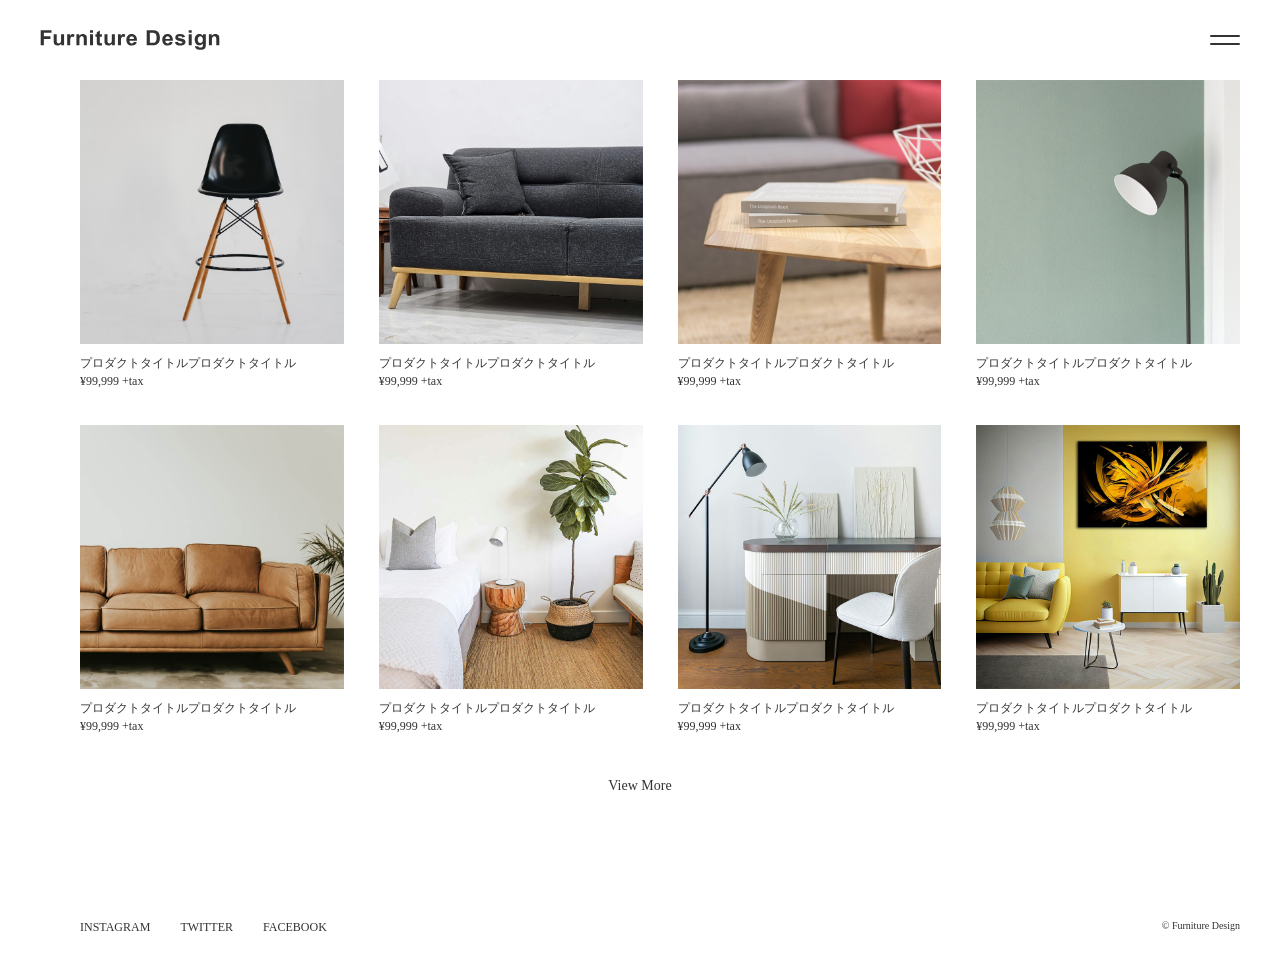
<file: index.html>
<!DOCTYPE html>
<html lang="ja">
<head>
    <meta charset="UTF-8">
    <title>Furniture Design</title>
    <meta name="description" content="テキストテキストテキストテキストテキストテキストテキスト">
    <meta name="viewport" content="width=device-width, initial-scale=1.0">
    <link rel="icon" href="img/favicon.ico">
    <link rel="stylesheet" href="reset.css">
    <link rel="stylesheet" href="style.css">
</head>

<body>
    <header id="header" class="wrapper">
        <h1 class="site_title">
        <a href="index.html"><img src="img/logo.svg" alt="Furniture Design"></a>
        </h1>

        <nav id="navi">
            <ul class="nav_menu">
                <li><a href="products.html">PRODUCTS</a></li>
                <li><a href="about.html">ABOUT</a></li>
                <li><a href="company.html">COMPANY</a></li>
                <li><a href="mailto:xxxxx@xxx.xxx?subject=お問い合わせ">CONTACT</a></li> 
            </ul>
        </nav>

        <div class="toggle_btn">
            <span></span>
            <span></span>
        </div>

        <div id="mask"></div>
    </header>

    <main>
        <div id="top" class="wrapper">
            <ul class="product_list">
                <li>
                    <a href="item1.html">
                        <img src="img/item1.jpg" alt="">
                        <p>プロダクトタイトルプロダクトタイトル</p>
                        <p>&yen;99,999 +tax</p>
                    </a>
                </li>

                <li>
                    <a href="item2.html">
                        <img src="img/item2.jpg" alt="">
                        <p>プロダクトタイトルプロダクトタイトル</p>
                        <p>&yen;99,999 +tax</p>
                    </a>
                </li>

                <li>
                    <a href="item3.html">
                        <img src="img/item3.jpg" alt="">
                        <p>プロダクトタイトルプロダクトタイトル</p>
                        <p>&yen;99,999 +tax</p>
                    </a>
                </li>

                <li>
                    <a href="item4.html">
                        <img src="img/item4.jpg" alt="">
                        <p>プロダクトタイトルプロダクトタイトル</p>
                        <p>&yen;99,999 +tax</p>
                    </a>
                </li>

                <li>
                    <a href="item5.html">
                        <img src="img/item5.jpg" alt="">
                        <p>プロダクトタイトルプロダクトタイトル</p>
                        <p>&yen;99,999 +tax</p>
                    </a>
                </li>

                <li>
                    <a href="item6.html">
                        <img src="img/item6.jpg" alt="">
                        <p>プロダクトタイトルプロダクトタイトル</p>
                        <p>&yen;99,999 +tax</p>
                    </a>
                </li>

                <li>
                    <a href="item7.html">
                        <img src="img/item7.jpg" alt="">
                        <p>プロダクトタイトルプロダクトタイトル</p>
                        <p>&yen;99,999 +tax</p>
                    </a>
                </li>

                <li>
                    <a href="item8.html">
                        <img src="img/item8.jpg" alt="">
                        <p>プロダクトタイトルプロダクトタイトル</p>
                        <p>&yen;99,999 +tax</p>
                    </a>
                </li>
            </ul>

            <a class="link_text" href="products.html">View More</a>
        </div>
    </main>

    <footer id="footer" class="wrapper">
        <ul class="menu">
            <li><a href="https://instagram.com/" target="_blank">INSTAGRAM</a></li>
            <li><a href="https://twitter.com/" target="_blank">TWITTER</a></li>
            <li><a href="https://www.facebook.com/" target="_blank">FACEBOOK</a></li>
        </ul>

        <p class="copyright">&copy; Furniture Design</p>
    </footer>
    <script src="https://ajax.googleapis.com/ajax/libs/jquery/3.7.1/jquery.min.js"></script>
    <script src="script.js"></script>  
</body>
</html>
</file>
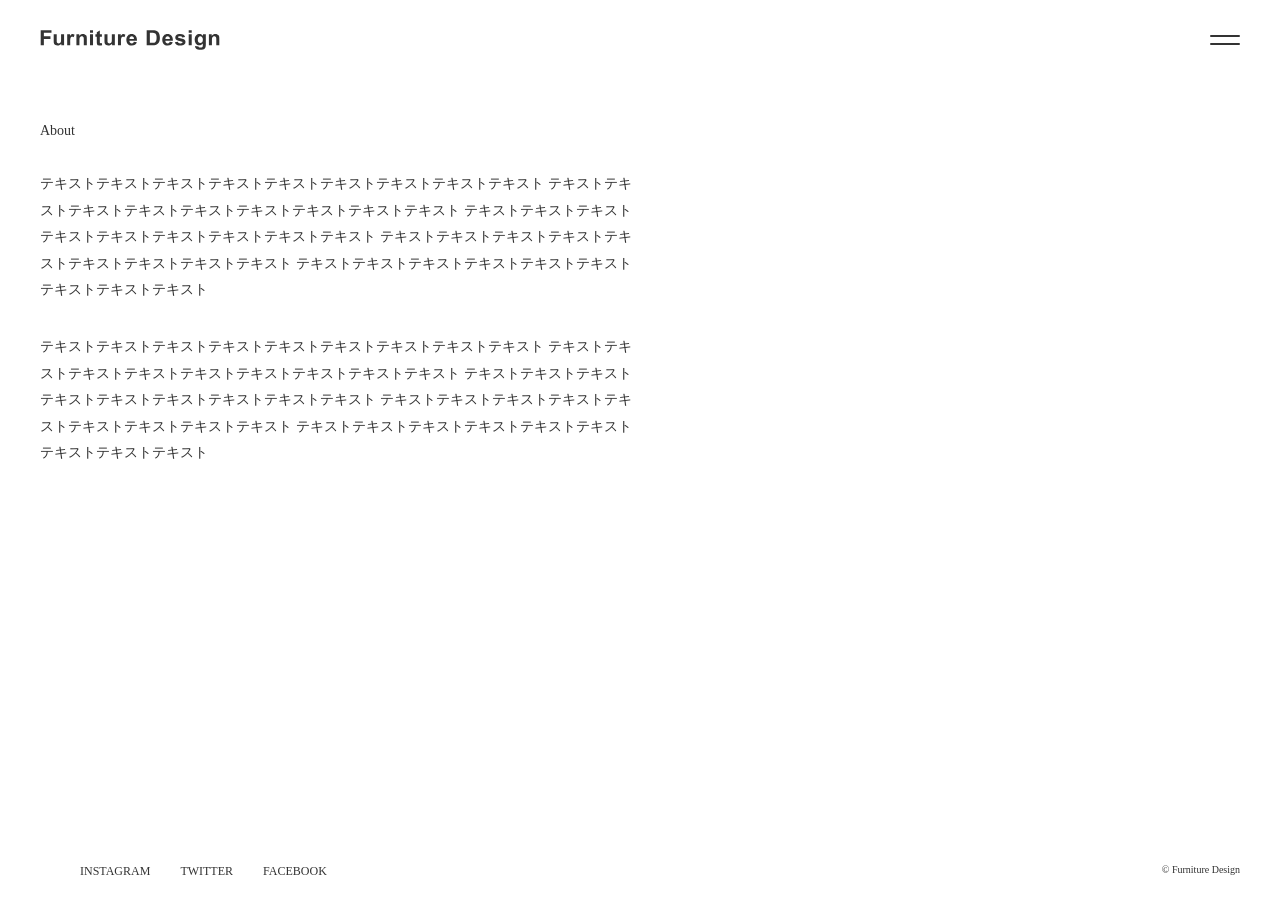
<file: about.html>
<!DOCTYPE html>
<html lang="ja">
<head>
    <meta charset="UTF-8">
    <title>About | Furniture Design</title>
    <meta name="description" contenct="テキストテキストテキストテキストテキストテキストテキスト">
    <meta name="viewport" content="width=device-width, initial-scale=1.0">
    <link rel="icon" href="img/favicon.ico">
    <link rel="stylesheet" href="reset.css">
    <link rel="stylesheet" href="style.css">
</head>

<body>
    <header id="header" class="wrapper">
        <div class="site_title">
            <a href="index.html"><img src="img/logo.svg" alt="Furniture Design"></a>
        </div>

        <nav id="navi">
            <ul class="nav_menu">
                <li><a href="products.html">PRODUCTS</a></li>
                <li><a href="about.html">ABOUT</a></li>
                <li><a href="company.html">COMPANY</a></li>
                <li><a href="mailto:xxxxx@xxx.xxx?subject=お問い合わせ">CONTACT</a></li> 
            </ul>
        </nav>

        <div class="toggle_btn">
            <span></span>
            <span></span>
        </div>

        <div id="mask"></div>
    </header>

    <main>
        <div class="content wrapper">
            <h1 class="page_title">About</h1>
            <div id="about">
                <p>テキストテキストテキストテキストテキストテキストテキストテキストテキスト
                    テキストテキストテキストテキストテキストテキストテキストテキストテキスト
                    テキストテキストテキストテキストテキストテキストテキストテキストテキスト
                    テキストテキストテキストテキストテキストテキストテキストテキストテキスト
                    テキストテキストテキストテキストテキストテキストテキストテキストテキスト
                </p>

                <p>テキストテキストテキストテキストテキストテキストテキストテキストテキスト
                    テキストテキストテキストテキストテキストテキストテキストテキストテキスト
                    テキストテキストテキストテキストテキストテキストテキストテキストテキスト
                    テキストテキストテキストテキストテキストテキストテキストテキストテキスト
                    テキストテキストテキストテキストテキストテキストテキストテキストテキスト
                </p>
            </div>
        </div>
    </main>

    <footer id="footer" class="wrapper">
        <ul class="menu">
            <li><a href="https://instagram.com/" target="_blank">INSTAGRAM</a></li>
            <li><a href="https://twitter.com/" target="_blank">TWITTER</a></li>
            <li><a href="https://www.facebook.com/" target="_blank">FACEBOOK</a></li>
        </ul>

        <p class="copyright">&copy; Furniture Design</p>
    </footer>
    <script src="https://ajax.googleapis.com/ajax/libs/jquery/3.7.1/jquery.min.js"></script>
    <script src="script.js"></script> 
</body>
</html>
</file>
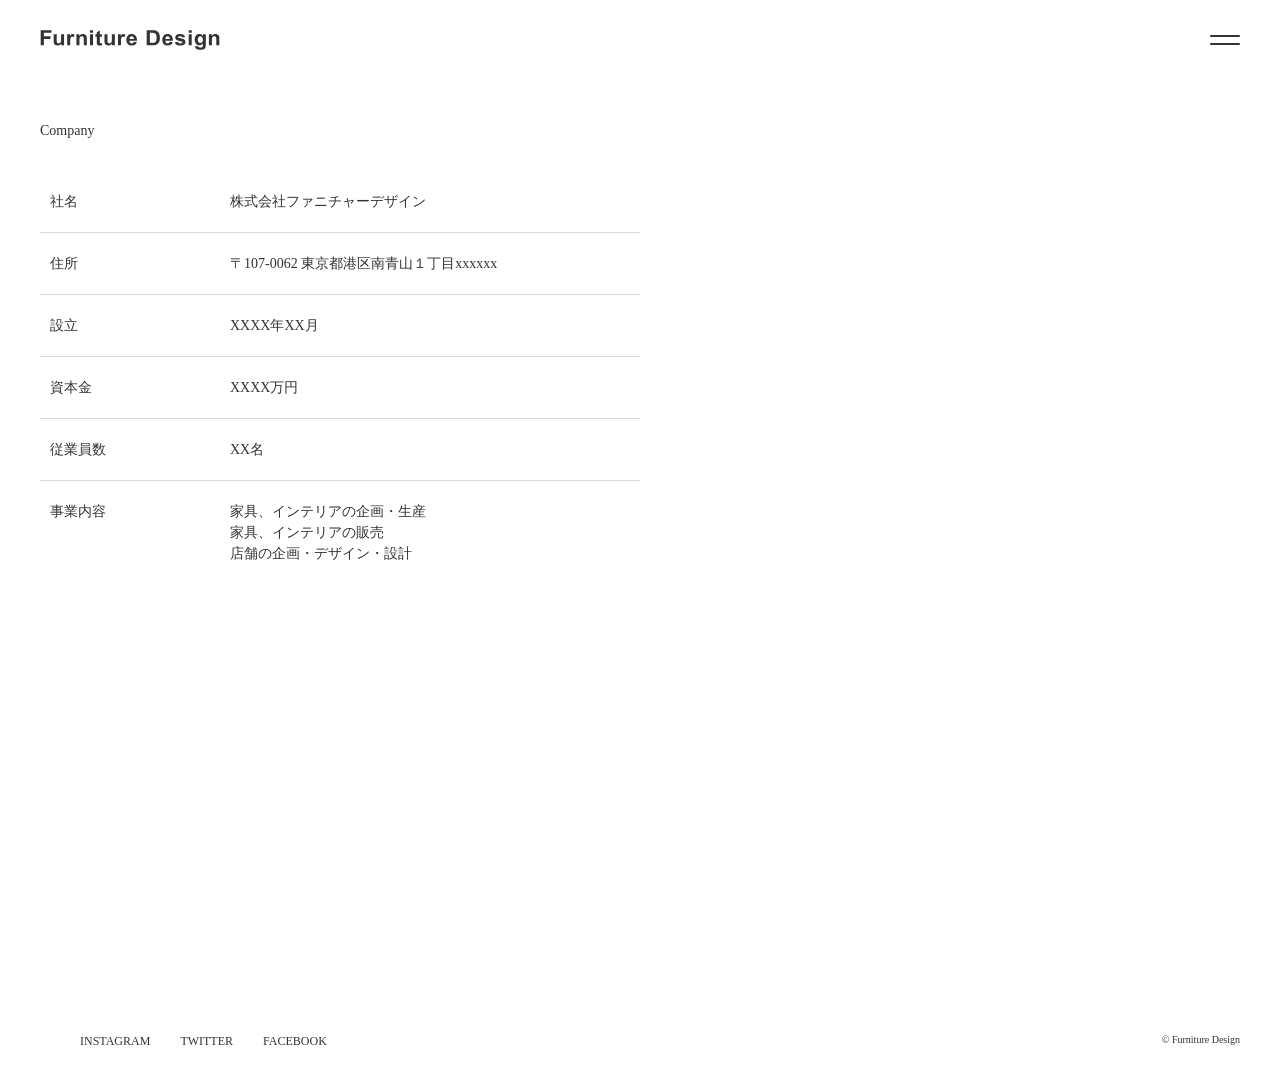
<file: company.html>
<!DOCTYPE html>
<html lang="ja">
<head>
    <meta charset="UTF-8">
    <title>Company | Furniture Design</title>
    <meta name="description" contenct="テキストテキストテキストテキストテキストテキストテキスト">
    <meta name="viewport" content="width=device-width, initial-scale=1.0">
    <link rel="icon" href="img/favicon.ico">
    <link rel="stylesheet" href="reset.css">
    <link rel="stylesheet" href="style.css">
</head>

<body>
    <header id="header" class="wrapper">
        <div class="site_title">
            <a href="index.html"><img src="img/logo.svg" alt="Furniture Design"></a>
        </div>

        <nav id="navi">
            <ul class="nav_menu">
                <li><a href="products.html">PRODUCTS</a></li>
                <li><a href="about.html">ABOUT</a></li>
                <li><a href="company.html">COMPANY</a></li>
                <li><a href="mailto:xxxxx@xxx.xxx?subject=お問い合わせ">CONTACT</a></li> 
            </ul>
        </nav>

        <div class="toggle_btn">
            <span></span>
            <span></span>
        </div>

        <div id="mask"></div>
    </header>

    <main>
        <div class="content wrapper">
            <h1 class="page_title">Company</h1>
            <div id="company">
                <dl class="info">
                    <dt>社名</dt>
                    <dd>株式会社ファニチャーデザイン</dd>

                    <dt>住所</dt>
                    <dd>〒107-0062 東京都港区南青山１丁目xxxxxx</dd>

                    <dt>設立</dt>
                    <dd>XXXX年XX月</dd>

                    <dt>資本金</dt>
                    <dd>XXXX万円</dd>

                    <dt>従業員数</dt>
                    <dd>XX名</dd>
            
                    <dt>事業内容</dt>
                    <dd>家具、インテリアの企画・生産<br>
                        家具、インテリアの販売<br>
                        店舗の企画・デザイン・設計
                    </dd>
                </dl>

                <div class="map">
                    <iframe src="https://www.google.com/maps/embed?pb=!1m14!1m12!1m3!1d6482.582529832734!2d139.72046549059536!3d35.66982955640026!2m3!1f0!2f0!3f0!3m2!1i1024!2i768!4f13.1!5e0!3m2!1sja!2sjp!4v1782163666655!5m2!1sja!2sjp" width="600" height="450" style="border:0;" allowfullscreen="" loading="lazy" referrerpolicy="no-referrer-when-downgrade"></iframe>
                </div>
            </div>
        </div>
    </main>

    <footer id="footer" class="wrapper">
        <ul class="menu">
            <li><a href="https://instagram.com/" target="_blank">INSTAGRAM</a></li>
            <li><a href="https://twitter.com/" target="_blank">TWITTER</a></li>
            <li><a href="https://www.facebook.com/" target="_blank">FACEBOOK</a></li>
        </ul>

        <p class="copyright">&copy; Furniture Design</p>
    </footer>
    <script src="https://ajax.googleapis.com/ajax/libs/jquery/3.7.1/jquery.min.js"></script>
    <script src="script.js"></script> 
</body>
</html>
</file>
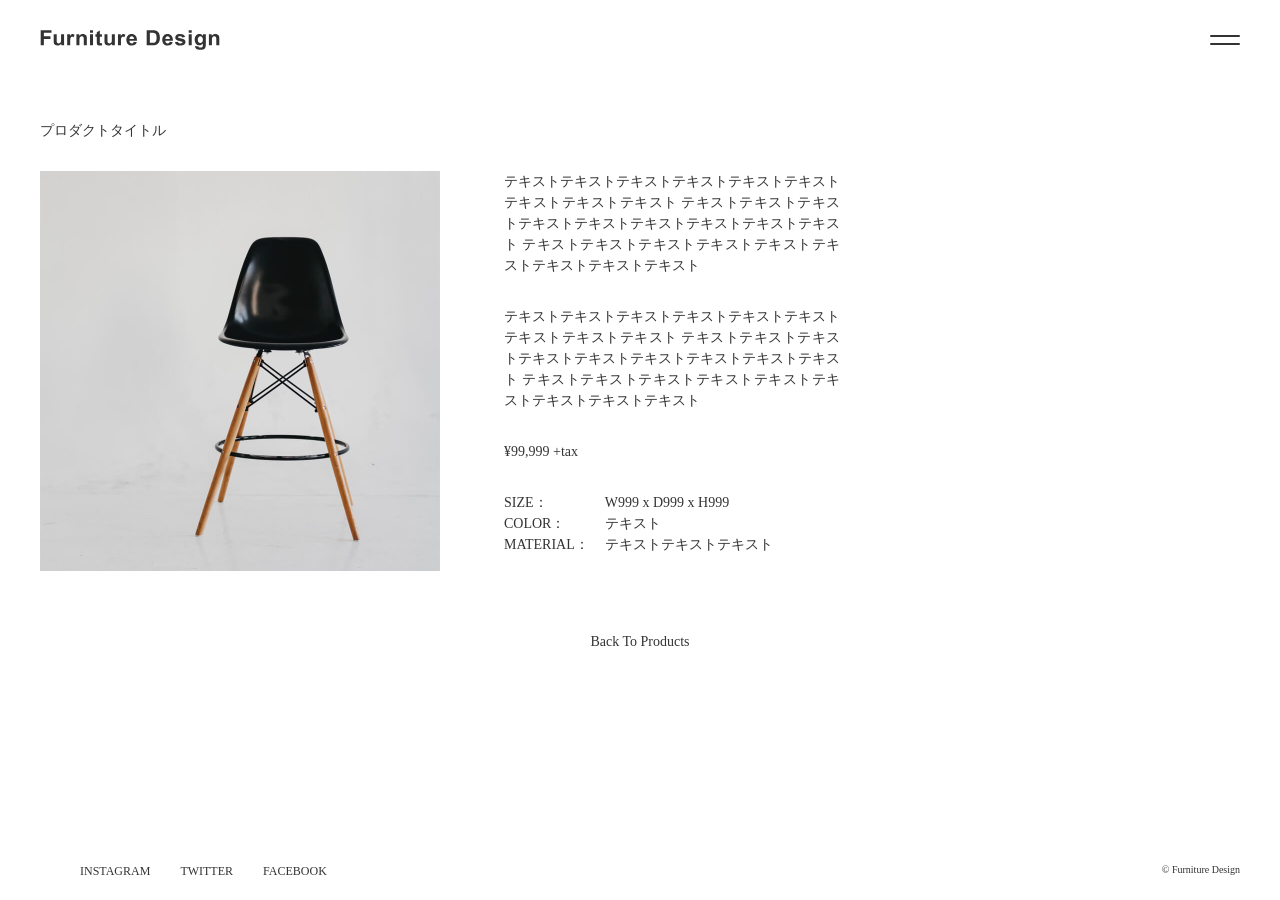
<file: item1.html>
<!DOCTYPE html>
<html lang="ja">
<head>
    <meta charset="UTF-8">
    <title>プロダクトタイトル | Furniture Design</title>
    <meta name="description" contenct="テキストテキストテキストテキストテキストテキストテキスト">
    <meta name="viewport" content="width=device-width, initial-scale=1.0">
    <link rel="icon" href="img/favicon.ico">
    <link rel="stylesheet" href="reset.css">
    <link rel="stylesheet" href="style.css">
</head>

<body>
    <header id="header" class="wrapper">
        <div class="site_title">
            <a href="index.html"><img src="img/logo.svg" alt="Furniture Design"></a>
        </div>

        <nav id="navi">
            <ul class="nav_menu">
                <li><a href="products.html">PRODUCTS</a></li>
                <li><a href="about.html">ABOUT</a></li>
                <li><a href="company.html">COMPANY</a></li>
                <li><a href="mailto:xxxxx@xxx.xxx?subject=お問い合わせ">CONTACT</a></li> 
            </ul>
        </nav>

        <div class="toggle_btn">
            <span></span>
            <span></span>
        </div>

        <div id="mask"></div>
    </header>

    <main>
        <div class="content wrapper">
            <h1 class="page_title">プロダクトタイトル</h1>
            <div id="item">
                <div class="item_img">
                    <img src="img/item1.jpg" alt="">
                </div>

                <div class="item_text">
                <p>
                    テキストテキストテキストテキストテキストテキストテキストテキストテキスト
                    テキストテキストテキストテキストテキストテキストテキストテキストテキスト
                    テキストテキストテキストテキストテキストテキストテキストテキストテキスト
                </p>

                <p>
                    テキストテキストテキストテキストテキストテキストテキストテキストテキスト
                    テキストテキストテキストテキストテキストテキストテキストテキストテキスト
                    テキストテキストテキストテキストテキストテキストテキストテキストテキスト
                </p>

                <p>&yen;99,999 +tax</p>

                <dl>
                    <dt>SIZE：</dt>
                    <dd>W999 x D999 x H999</dd>
                    <dt>COLOR：</dt>
                    <dd>テキスト</dd>
                    <dt>MATERIAL：</dt>
                    <dd>テキストテキストテキスト</dd>
                </dl>
                </div>
            </div>

            <a class="link_text" href="products.html">Back To Products</a>
        </div>
    </main>

    <footer id="footer" class="wrapper">
        <ul class="menu">
            <li><a href="https://instagram.com/" target="_blank">INSTAGRAM</a></li>
            <li><a href="https://twitter.com/" target="_blank">TWITTER</a></li>
            <li><a href="https://www.facebook.com/" target="_blank">FACEBOOK</a></li>
        </ul>

        <p class="copyright">&copy; Furniture Design</p>
    </footer>
    <script src="https://ajax.googleapis.com/ajax/libs/jquery/3.7.1/jquery.min.js"></script>
    <script src="script.js"></script> 
</body>
</html>
</file>
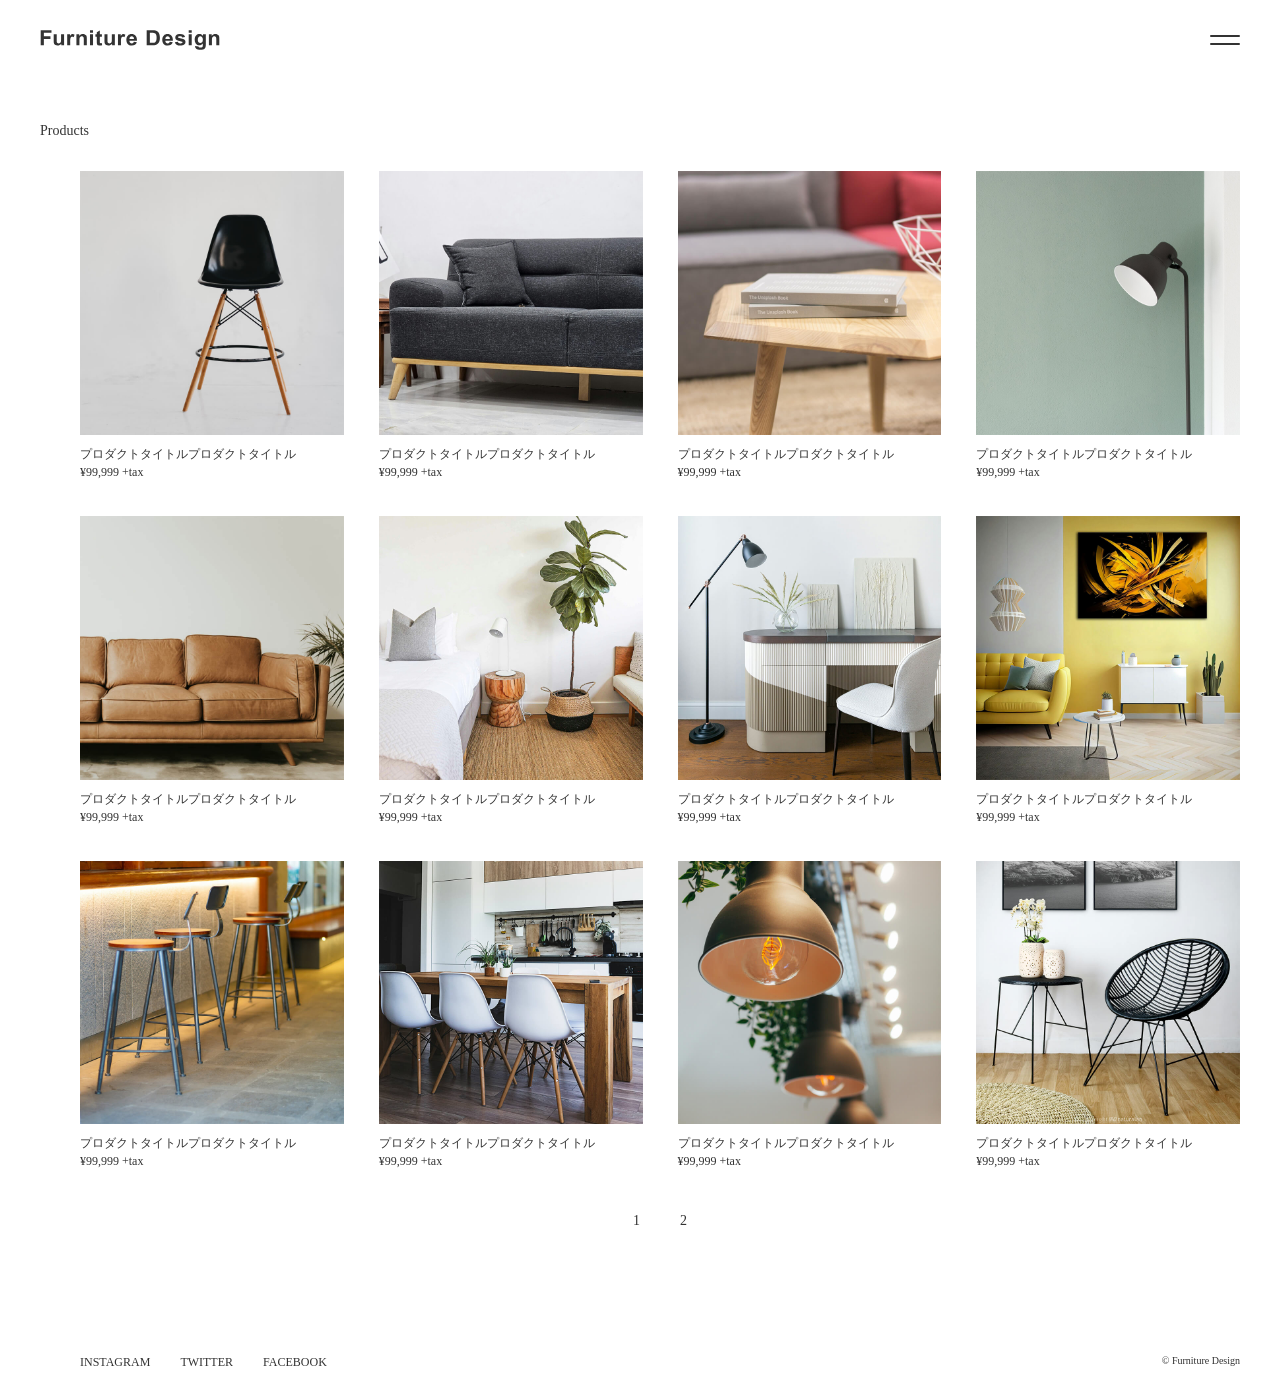
<file: products.html>
<!DOCTYPE html>
<html lang="ja">
<head>
    <meta charset="UTF-8">
    <title>Products | Furniture Design</title>
    <meta name="description" contenct="テキストテキストテキストテキストテキストテキストテキスト">
    <meta name="viewport" content="width=device-width, initial-scale=1.0">
    <link rel="icon" href="img/favicon.ico">
    <link rel="stylesheet" href="reset.css">
    <link rel="stylesheet" href="style.css">
</head>

<body>
    <header id="header" class="wrapper">
        <div class="site_title">
            <a href="index.html"><img src="img/logo.svg" alt="Furniture Design"></a>
        </div>

        <nav id="navi">
            <ul class="nav_menu">
                <li><a href="products.html">PRODUCTS</a></li>
                <li><a href="about.html">ABOUT</a></li>
                <li><a href="company.html">COMPANY</a></li>
                <li><a href="mailto:xxxxx@xxx.xxx?subject=お問い合わせ">CONTACT</a></li> 
            </ul>
        </nav>

        <div class="toggle_btn">
            <span></span>
            <span></span>
        </div>

        <div id="mask"></div>
    </header>

    <main>
        <div class="content wrapper">
            <h1 class="page_title">Products</h1>
            <ul class="product_list">
                <li>
                    <a href="item1.html">
                        <img src="img/item1.jpg" alt="">
                        <p>プロダクトタイトルプロダクトタイトル</p>
                        <p>&yen;99,999 +tax</p>
                    </a>
                </li>
                
                <li>
                    <a href="item2.html">
                        <img src="img/item2.jpg" alt="">
                        <p>プロダクトタイトルプロダクトタイトル</p>
                        <p>&yen;99,999 +tax</p>
                    </a>
                </li>

                <li>
                    <a href="item3.html">
                        <img src="img/item3.jpg" alt="">
                        <p>プロダクトタイトルプロダクトタイトル</p>
                        <p>&yen;99,999 +tax</p>
                    </a>
                </li>

                <li>
                    <a href="item4.html">
                        <img src="img/item4.jpg" alt="">
                        <p>プロダクトタイトルプロダクトタイトル</p>
                        <p>&yen;99,999 +tax</p>
                    </a>
                </li>

                <li>
                    <a href="item5.html">
                        <img src="img/item5.jpg" alt="">
                        <p>プロダクトタイトルプロダクトタイトル</p>
                        <p>&yen;99,999 +tax</p>
                    </a>
                </li>

                <li>
                    <a href="item6.html">
                        <img src="img/item6.jpg" alt="">
                        <p>プロダクトタイトルプロダクトタイトル</p>
                        <p>&yen;99,999 +tax</p>
                    </a>
                </li>

                <li>
                    <a href="item7.html">
                        <img src="img/item7.jpg" alt="">
                        <p>プロダクトタイトルプロダクトタイトル</p>
                        <p>&yen;99,999 +tax</p>
                    </a>
                </li>

                <li>
                    <a href="item8.html">
                        <img src="img/item8.jpg" alt="">
                        <p>プロダクトタイトルプロダクトタイトル</p>
                        <p>&yen;99,999 +tax</p>
                    </a>
                </li>

                <li>
                    <a href="item9.html">
                        <img src="img/item9.jpg" alt="">
                        <p>プロダクトタイトルプロダクトタイトル</p>
                        <p>&yen;99,999 +tax</p>
                    </a>
                </li>

                <li>
                    <a href="item10.html">
                        <img src="img/item10.jpg" alt="">
                        <p>プロダクトタイトルプロダクトタイトル</p>
                        <p>&yen;99,999 +tax</p>
                    </a>
                </li>

                <li>
                    <a href="item11.html">
                        <img src="img/item11.jpg" alt="">
                        <p>プロダクトタイトルプロダクトタイトル</p>
                        <p>&yen;99,999 +tax</p>
                    </a>
                </li>

                <li>
                    <a href="item12.html">
                        <img src="img/item12.jpg" alt="">
                        <p>プロダクトタイトルプロダクトタイトル</p>
                        <p>&yen;99,999 +tax</p>
                    </a>
                </li>
            </ul>

            <ul class="pagenation">
                <li>1</li>
                <li><a href="products2.html">2</a></li>
            </ul>
        </div>       
    </main>

    <footer id="footer" class="wrapper">
        <ul class="menu">
            <li><a href="https://instagram.com/" target="_blank">INSTAGRAM</a></li>
            <li><a href="https://twitter.com/" target="_blank">TWITTER</a></li>
            <li><a href="https://www.facebook.com/" target="_blank">FACEBOOK</a></li>
        </ul>

        <p class="copyright">&copy; Furniture Design</p>
    </footer>
    <script src="https://ajax.googleapis.com/ajax/libs/jquery/3.7.1/jquery.min.js"></script>
    <script src="script.js"></script>  
</body>
</html>
</file>
<file: style.css>
@charset "UTF-8";

html {
    font-size: 100%;
}

body {
    color: #333;
    font-size: 0.875rem;
    min-height: 100vh;
    position: relative;
}

a {
    text-decoration: none;
    color: #333;
    transition: all 0.5s;
}

a:hover {
    opacity: 0.7;
}

img {
    max-width: 100%;
}

.wrapper {
    width: 100%;
    max-width: 1360px;
    margin: 0 auto;
    padding: 0 40px;
}

.content {
    padding-top: 120px;
    padding-bottom: 160px;
}

.site_title a {
    width: 180px;
    line-height: 1px;
    display: block;
}

.page_title {
    font-size: 0.875rem;
    font-weight: normal;
    margin-bottom: 30px;
}

/*------ヘッダー------*/
#header {
    width: 100%;
    height: 80px;
    background-color: #FFF;
    display: flex;
    align-items: center;
    justify-content: space-between;
    position: fixed;
    left: 0;
    right: 0;
    z-index: 10;
}

#navi {
    position: fixed;
    top: 0; 
    left: -300px;
    width: 300px;
    color: #FFF;
    padding: 36px 50px;
    transition: all 0.5s;
    z-index: 20;
    opacity: 0;
}

#navi a {
    color: #FFF;
}

#navi li {
    margin-bottom: 14px;
}

.open #navi {
    left: 0;
    opacity: 1;
}

.toggle_btn {
    width: 30px;
    height: 30px;
    position: relative;
    transition: all 0.5s;
    cursor: pointer;
    z-index: 20;
}

.toggle_btn span {
    display: block;
    position: absolute;
    width: 30px;
    height: 2px;
    background-color: #333;
    border-radius: 4px;
    transition: all 0.5s;
}

.toggle_btn span:nth-child(1) {
    top: 10px;
}

.toggle_btn span:nth-child(2) {
    bottom: 10px;
}

.open .toggle_btn span {
    background-color: #FFF;
}

.open .toggle_btn span:nth-child(1) {
    -webkit-transform: translateY(4px) rotate(-45deg);
    transform: translateY(4px) rotate(-45deg);
}

.open .toggle_btn span:nth-child(2) {
    -webkit-transform: translateY(-4px) rotate(45deg);
    transform: translateY(-4px) rotate(45deg);
}

#mask {
    display: none;
    transition: all 0.5s;
}

.open #mask {
    display: block;
    position: fixed;
    top: 0;
    left: 0;
    width: 100%;
    height: 100%;
    background: #000;
    opacity: 0.8;
    z-index: 10;
    cursor: pointer;
}

/*------TOP, PROSUCTS------*/
#top {
    padding-top: 80px;
    padding-bottom: 160px;
}

.product_list {
    display: grid;
    grid-template-columns: repeat(4, 1fr);
    gap: 35px;
}

.product_list img {
    margin-bottom: 10px;
    vertical-align: top;
}

.product_list p {
    font-size: 0.75rem;
}

.link_text {
    display: block;
    margin-top: 40px;
    text-align: center;
}

.pagenation {
    display: flex;
    justify-content: center;
    margin-top: 40px;
}

.pagenation li {
    padding: 0 20px;
}

/*------ITEM------*/
#item {
    max-width: 800px;
    display: flex;
    justify-content: space-between;
    margin-bottom: 60px;
}

#item .item_img {
    width: 50%;
}

#item .item_text {
    width: 42%;
}

#item .item_text p {
    margin-bottom: 30px;
    text-align: justify;
}

#item .item_text dl {
    display: flex;
    flex-wrap: wrap;
}

#item .item_text dt {
    width: 30%;
}

#item .item_text dd {
    width: 70%;
}

/*------ABOUT------*/
#about {
    max-width: 600px;
}

#about p {
    line-height: 1.9;
    margin-bottom: 30px;
}

/*------COMPANY------*/
#company {
    max-width: 600px;
}

#company dl {
    display: flex;
    flex-wrap: wrap;
    margin-bottom: 20px;
}

#company dt {
    width: 30%;
    border-bottom: solid 1px #DCDBDB;
    padding: 20px 10px;
}

#company dt:last-of-type {
    border-bottom: none;
}

#company dd {
    width: 70%;
    border-bottom: solid 1px #DCDBDB;
    padding: 20px 10px;
}

#company dd:last-of-type {
    border-bottom: none;
}

#company .map {
    filter: grayscale(1);
}

#company .map iframe {
    width: 100%;
    height: 300px;
    border: 0;
}

/*------フッター------*/
#footer {
    display: flex;
    justify-content: space-between;
    position: absolute;
    bottom: 20px;
    left: 0;
    right: 0;
}

#footer .menu {
    display: flex;
}

#footer .menu li {
    font-size: 0.75rem;
    margin-right: 30px;
}

#footer .copyright {
    font-size: 0.625rem;
}

/*------レスポンシブ------*/
@media screen and (max-width: 900px) {
    /*------TOP, PRODUCTS------*/
    .product_list {
        grid-template-columns: repeat(2, 1fr);
        gap: 40px 20px;
    }

    /*------ITEM------*/
    #item {
        flex-direction: column;
    }

    #item .item_img {
        width: 100%;
        margin-bottom: 30px;
    }

    #item .item_text {
        width: 100%;
    }

    /*------COMPANY------*/
    #company dl {
        flex-direction: column;
    }

    #company dt {
        width: 100%;
        border-bottom: none;
        padding-bottom: 5px;
    }

    #company dd {
        width: 100%;
        padding-top: 5px;
    }

    /*------フッター------*/
    #footer {
        flex-direction: column;
    }

    #footer .menu {
        margin-bottom: 5px;
    }   
}
</file>
